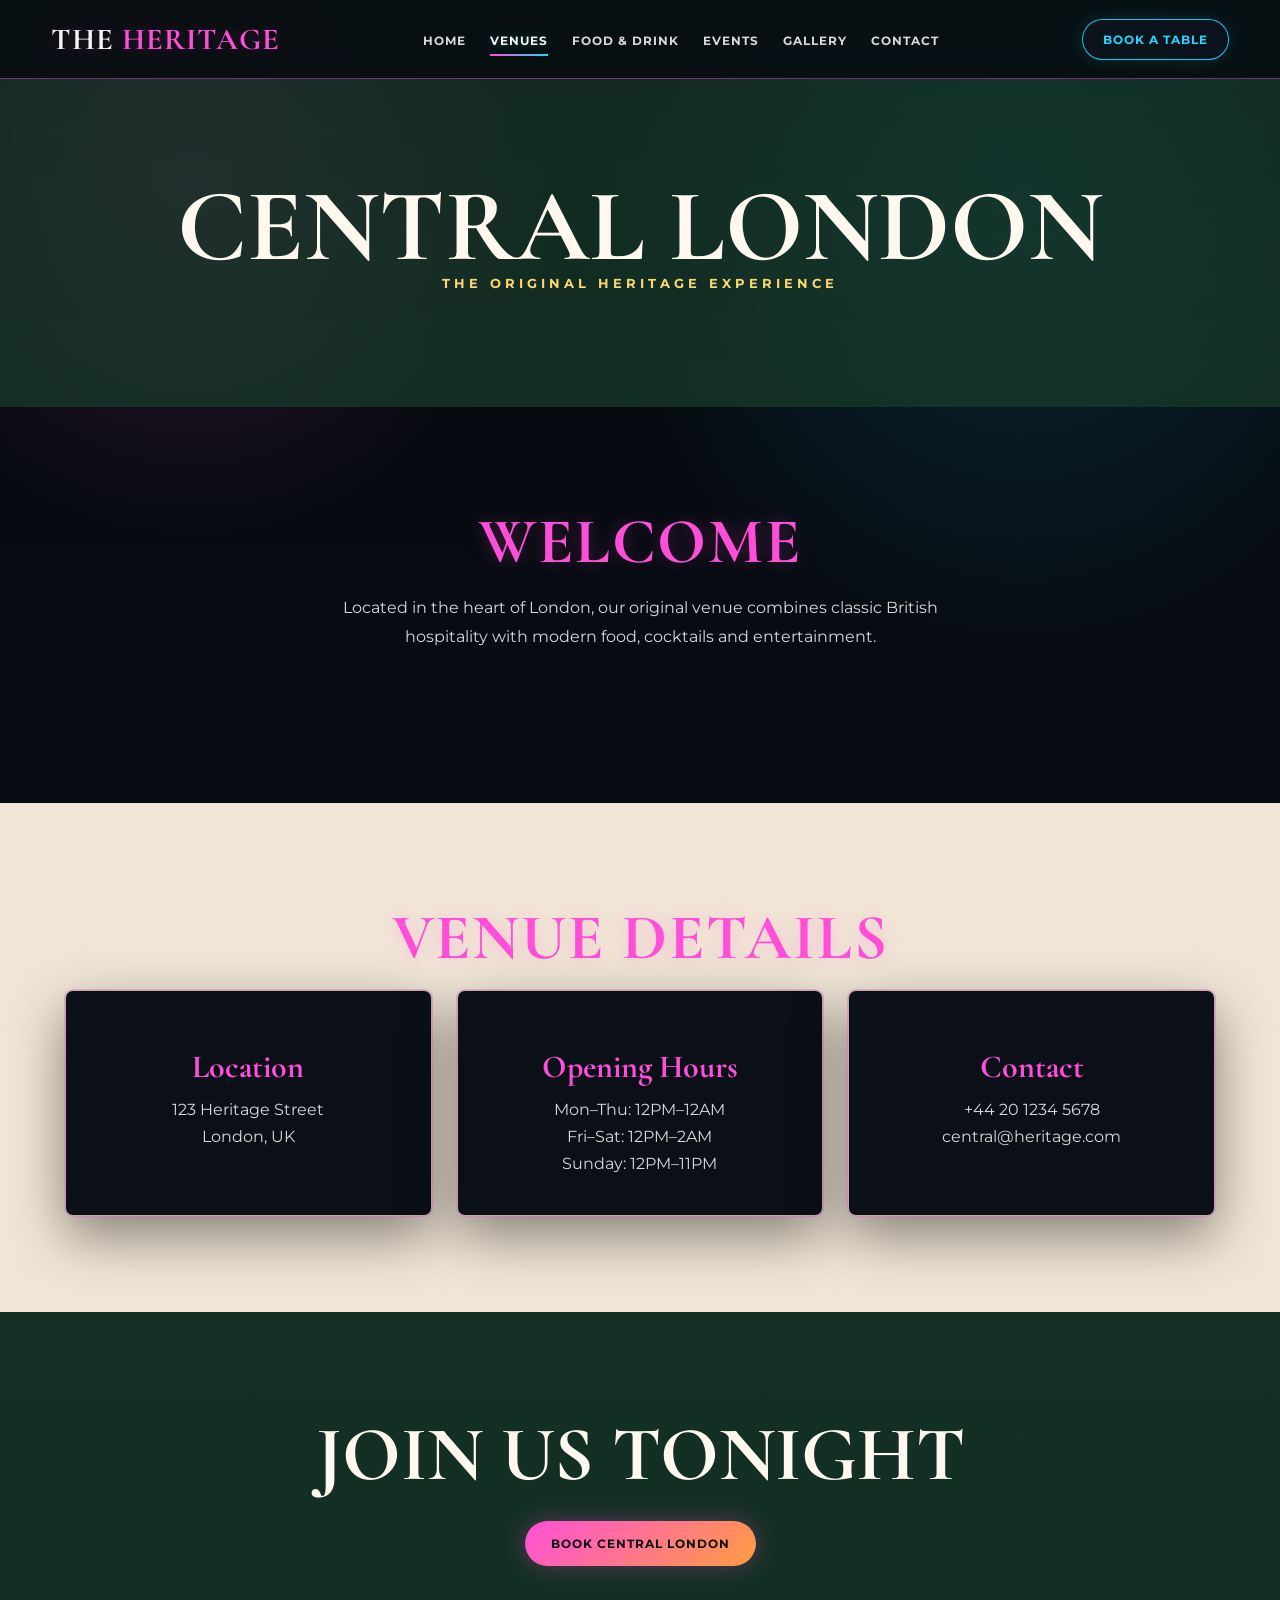
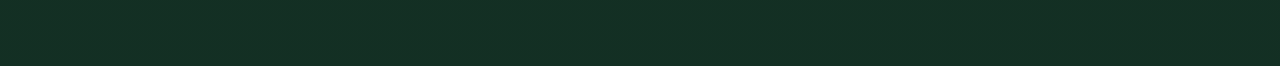
<file: branch-1.html>
<!DOCTYPE html>
<html lang="en">

<head>

    <meta charset="UTF-8">
    <meta name="viewport"
          content="width=device-width, initial-scale=1.0">

    <title>Central London | The Heritage</title>

    <link rel="stylesheet"
          href="style.css">

</head>

<body>

<nav class="navbar">

    <div class="nav-container">

        <a href="index.html" class="logo">
            THE <span>HERITAGE</span>
        </a>

        <ul class="nav-links">

            <li><a href="index.html">HOME</a></li>

            <li><a href="index.html#venues" class="active">VENUES</a></li>

            <li><a href="menu.html">FOOD &amp; DRINK</a></li>

            <li><a href="events.html">EVENTS</a></li>

            <li><a href="gallery.html">GALLERY</a></li>

            <li><a href="contact.html">CONTACT</a></li>

        </ul>

        <a href="contact.html" class="book-btn">
            BOOK A TABLE
        </a>

        <button class="menu-toggle" type="button">&#9776;</button>

    </div>

</nav>


<header class="page-header">

    <div class="container">

        <h1>
            CENTRAL LONDON
        </h1>

        <p>
            THE ORIGINAL HERITAGE EXPERIENCE
        </p>

    </div>

</header>


<section class="section">

    <div class="container">

        <h2 class="section-title">
            WELCOME
        </h2>

        <p class="section-subtitle">

            Located in the heart of London,
            our original venue combines classic
            British hospitality with modern
            food, cocktails and entertainment.

        </p>

    </div>

</section>


<section class="section events">

    <div class="container">

        <h2 class="section-title">
            VENUE DETAILS
        </h2>

        <div class="features-grid">

            <div class="feature">

                <h3>Location</h3>

                <p>
                    123 Heritage Street<br>
                    London, UK
                </p>

            </div>


            <div class="feature">

                <h3>Opening Hours</h3>

                <p>
                    Mon&ndash;Thu: 12PM&ndash;12AM<br>
                    Fri&ndash;Sat: 12PM&ndash;2AM<br>
                    Sunday: 12PM&ndash;11PM
                </p>

            </div>


            <div class="feature">

                <h3>Contact</h3>

                <p>
                    +44 20 1234 5678<br>
                    central@heritage.com
                </p>

            </div>

        </div>

    </div>

</section>


<section class="section cta">

    <div class="container">

        <h2>
            JOIN US TONIGHT
        </h2>

        <a href="contact.html"
           class="btn btn-primary">

            BOOK CENTRAL LONDON

        </a>

    </div>

</section>


<script src="script.js"></script>

</body>
</html>
</file>
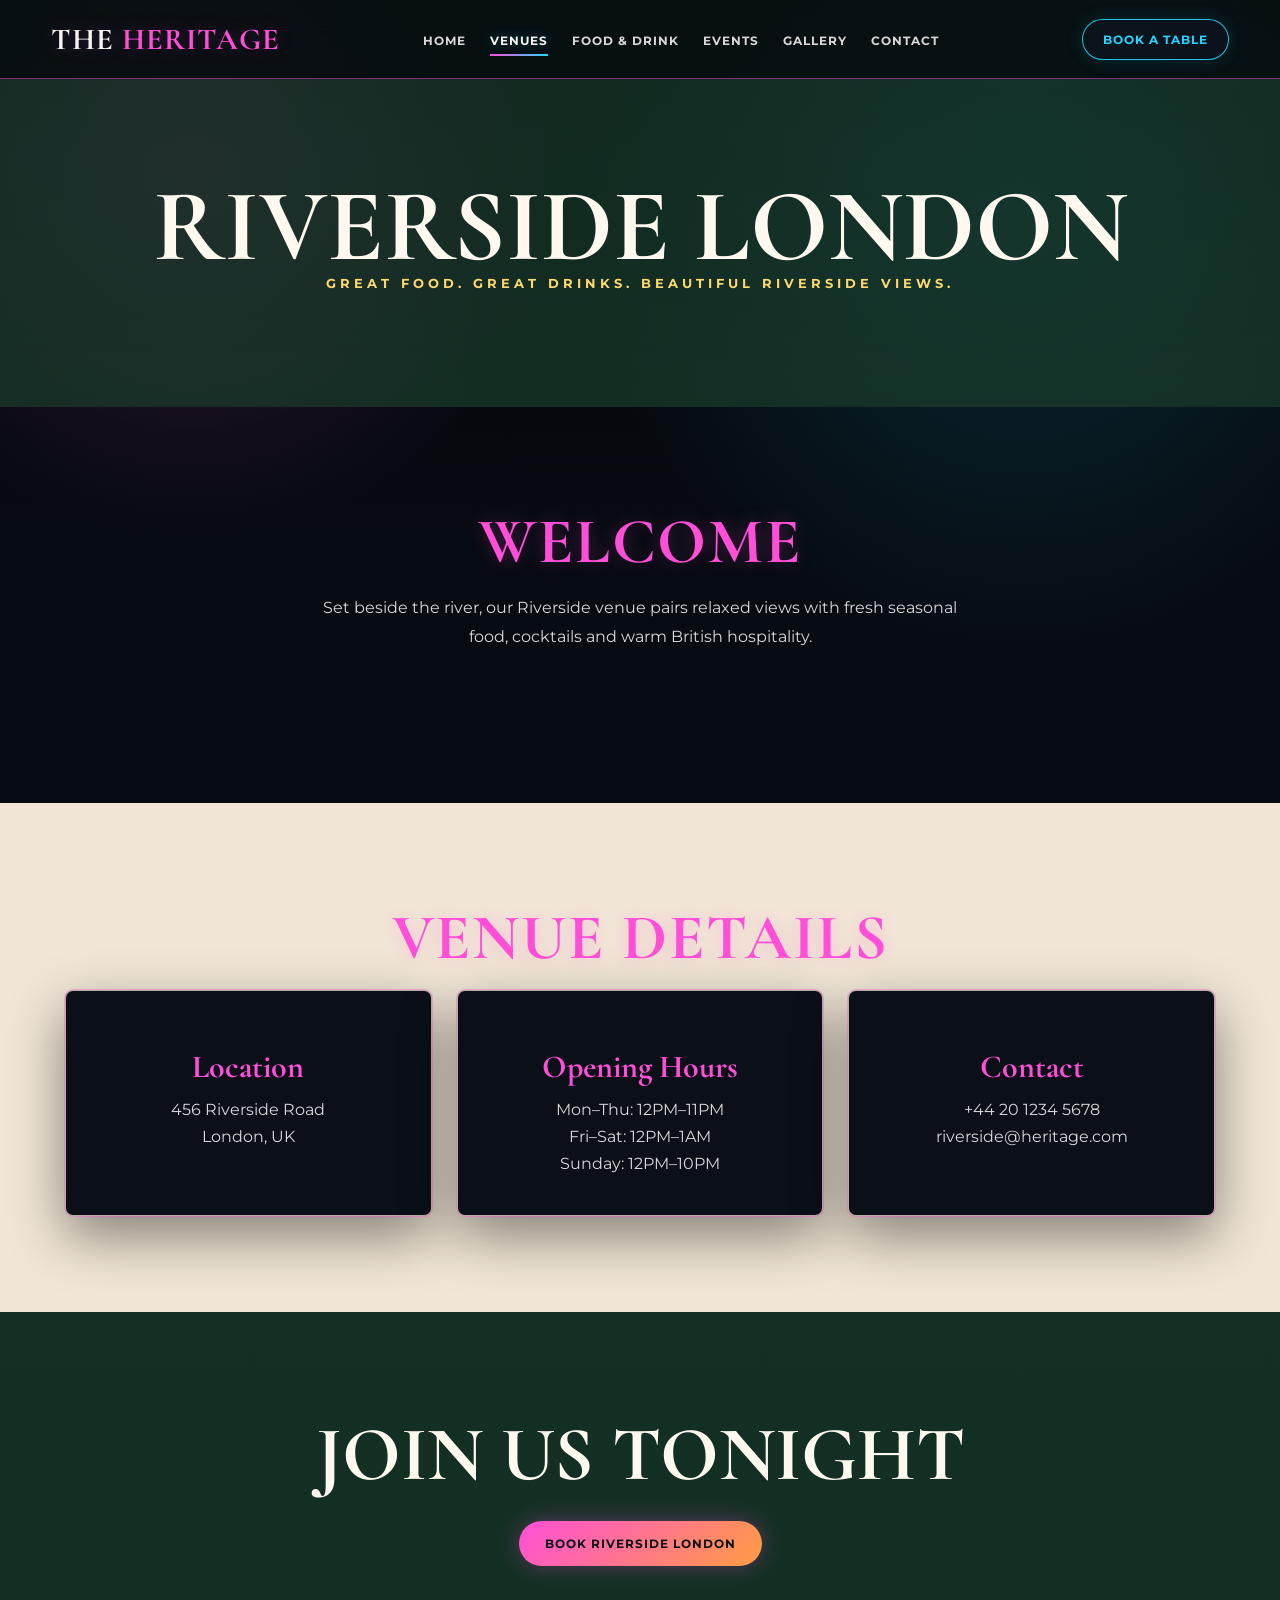
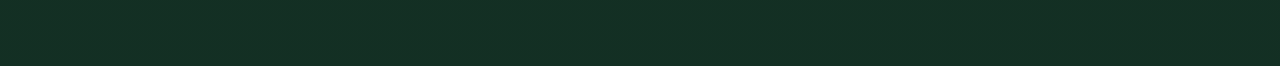
<file: branch-2.html>
<!DOCTYPE html>
<html lang="en">

<head>

    <meta charset="UTF-8">
    <meta name="viewport"
          content="width=device-width, initial-scale=1.0">

    <title>Riverside London | The Heritage</title>

    <link rel="stylesheet"
          href="style.css">

</head>

<body>

<nav class="navbar">

    <div class="nav-container">

        <a href="index.html" class="logo">
            THE <span>HERITAGE</span>
        </a>

        <ul class="nav-links">

            <li><a href="index.html">HOME</a></li>

            <li><a href="index.html#venues" class="active">VENUES</a></li>

            <li><a href="menu.html">FOOD &amp; DRINK</a></li>

            <li><a href="events.html">EVENTS</a></li>

            <li><a href="gallery.html">GALLERY</a></li>

            <li><a href="contact.html">CONTACT</a></li>

        </ul>

        <a href="contact.html" class="book-btn">
            BOOK A TABLE
        </a>

        <button class="menu-toggle" type="button">&#9776;</button>

    </div>

</nav>


<header class="page-header">

    <div class="container">

<h1>
    RIVERSIDE LONDON
</h1>

<p>
    GREAT FOOD. GREAT DRINKS.
    BEAUTIFUL RIVERSIDE VIEWS.
</p>

    </div>

</header>


<section class="section">

    <div class="container">

        <h2 class="section-title">
            WELCOME
        </h2>

        <p class="section-subtitle">

            Set beside the river, our Riverside venue
            pairs relaxed views with fresh seasonal
            food, cocktails and warm British hospitality.

        </p>

    </div>

</section>


<section class="section events">

    <div class="container">

        <h2 class="section-title">
            VENUE DETAILS
        </h2>

        <div class="features-grid">

            <div class="feature">

                <h3>Location</h3>

                <p>
                    456 Riverside Road<br>
                    London, UK
                </p>

            </div>


            <div class="feature">

                <h3>Opening Hours</h3>

                <p>
                    Mon&ndash;Thu: 12PM&ndash;11PM<br>
                    Fri&ndash;Sat: 12PM&ndash;1AM<br>
                    Sunday: 12PM&ndash;10PM
                </p>

            </div>


            <div class="feature">

                <h3>Contact</h3>

                <p>
                    +44 20 1234 5678<br>
                    riverside@heritage.com
                </p>

            </div>

        </div>

    </div>

</section>


<section class="section cta">

    <div class="container">

        <h2>
            JOIN US TONIGHT
        </h2>

        <a href="contact.html"
           class="btn btn-primary">

            BOOK RIVERSIDE LONDON

        </a>

    </div>

</section>


<script src="script.js"></script>

</body>
</html>
</file>
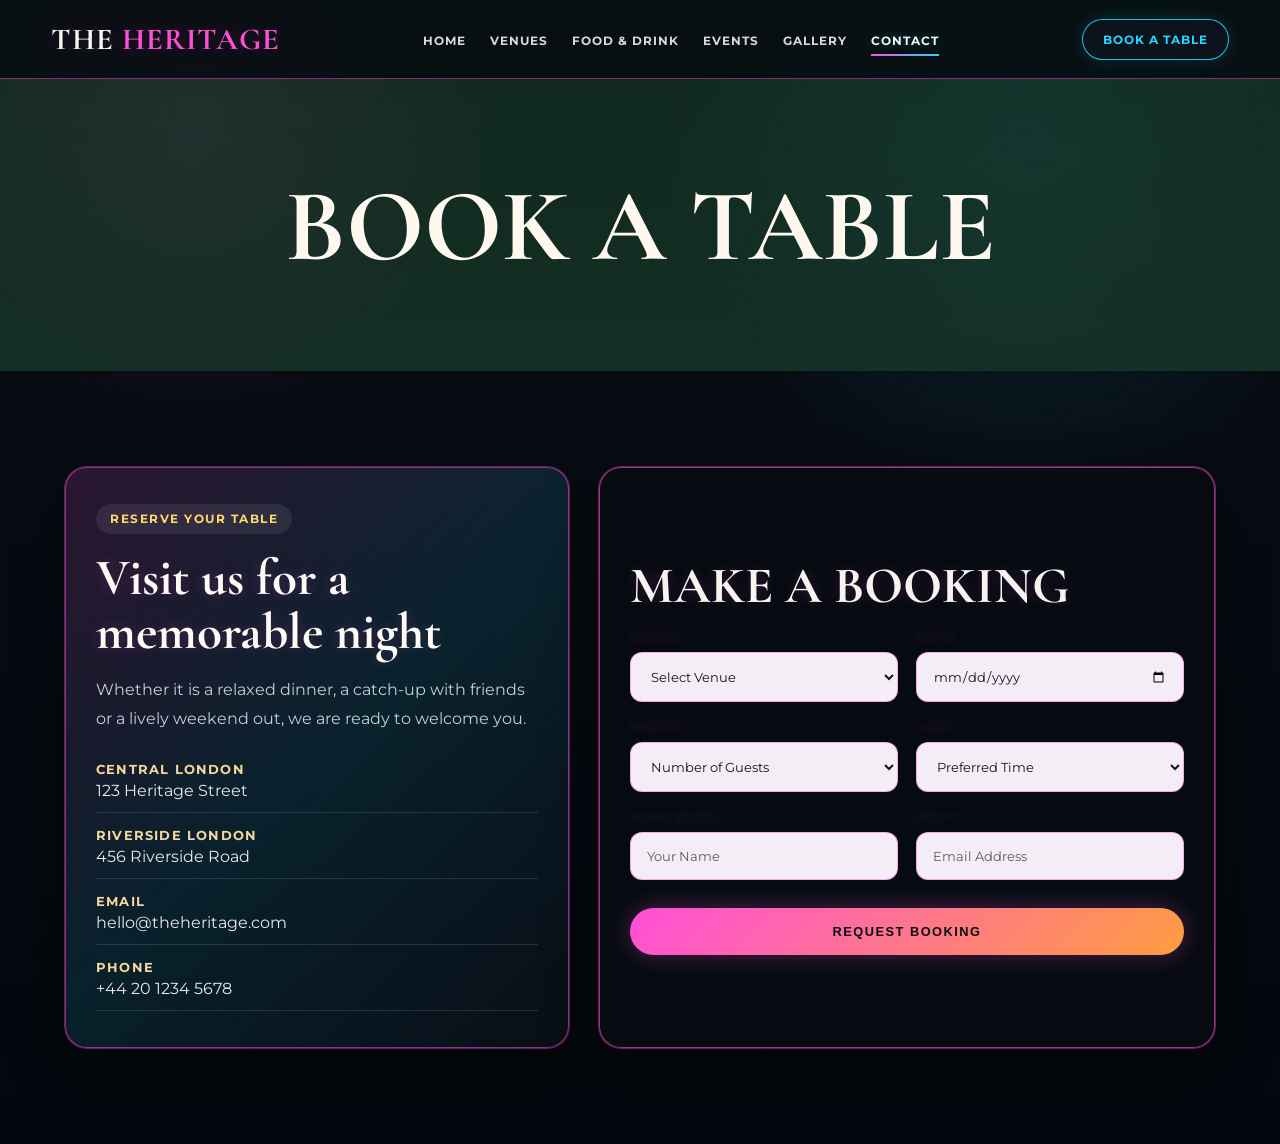
<file: contact.html>
<!DOCTYPE html>
<html lang="en">

<head>

<meta charset="UTF-8">

<meta name="viewport"
      content="width=device-width, initial-scale=1.0">

<title>Contact & Booking | The Heritage</title>

<link rel="stylesheet"
      href="style.css">

</head>

<body>

<nav class="navbar">

    <div class="nav-container">

        <a href="index.html" class="logo">
            THE <span>HERITAGE</span>
        </a>

        <ul class="nav-links">

            <li><a href="index.html">HOME</a></li>

            <li><a href="index.html#venues">VENUES</a></li>

            <li><a href="menu.html">FOOD &amp; DRINK</a></li>

            <li><a href="events.html">EVENTS</a></li>

            <li><a href="gallery.html">GALLERY</a></li>

            <li><a href="contact.html" class="active">CONTACT</a></li>

        </ul>

        <a href="contact.html" class="book-btn">
            BOOK A TABLE
        </a>

        <button class="menu-toggle" type="button">&#9776;</button>

    </div>

</nav>


<header class="page-header">

<h1>
BOOK A TABLE
</h1>

</header>


<section class="section">

<div class="container">

<div class="booking-shell">

    <div class="booking-info">

        <span class="booking-badge">Reserve your table</span>

        <h2>Visit us for a memorable night</h2>

        <p>
            Whether it is a relaxed dinner, a catch-up with friends or a lively weekend out,
            we are ready to welcome you.
        </p>

        <div class="booking-details">
            <div>
                <strong>Central London</strong>
                <span>123 Heritage Street</span>
            </div>
            <div>
                <strong>Riverside London</strong>
                <span>456 Riverside Road</span>
            </div>
            <div>
                <strong>Email</strong>
                <span>hello@theheritage.com</span>
            </div>
            <div>
                <strong>Phone</strong>
                <span>+44 20 1234 5678</span>
            </div>
        </div>

    </div>

    <div class="contact-form booking-form-card">

        <h2>MAKE A BOOKING</h2>

        <form class="booking-form">

            <div class="form-row">

                <div class="form-group">
                    <label for="venue">Venue</label>
                    <select id="venue" required>
                        <option value="">Select Venue</option>
                        <option>Central London</option>
                        <option>Riverside London</option>
                    </select>
                </div>

                <div class="form-group">
                    <label for="date">Date</label>
                    <input id="date" type="date" required>
                </div>

            </div>

            <div class="form-row">

                <div class="form-group">
                    <label for="guests">Guests</label>
                    <select id="guests" required>
                        <option value="">Number of Guests</option>
                        <option>2 Guests</option>
                        <option>3 Guests</option>
                        <option>4 Guests</option>
                        <option>5 Guests</option>
                        <option>6+ Guests</option>
                    </select>
                </div>

                <div class="form-group">
                    <label for="time">Time</label>
                    <select id="time" required>
                        <option value="">Preferred Time</option>
                        <option>5:00 PM</option>
                        <option>6:00 PM</option>
                        <option>7:00 PM</option>
                        <option>8:00 PM</option>
                        <option>9:00 PM</option>
                    </select>
                </div>

            </div>

            <div class="form-row">

                <div class="form-group">
                    <label for="name">Your Name</label>
                    <input id="name" type="text" placeholder="Your Name" required>
                </div>

                <div class="form-group">
                    <label for="email">Email</label>
                    <input id="email" type="email" placeholder="Email Address" required>
                </div>

            </div>

            <button class="btn btn-primary" type="submit">
                REQUEST BOOKING
            </button>

        </form>

    </div>

</div>

</div>

</section>

<script src="script.js"></script>

</body>
</html>
</file>
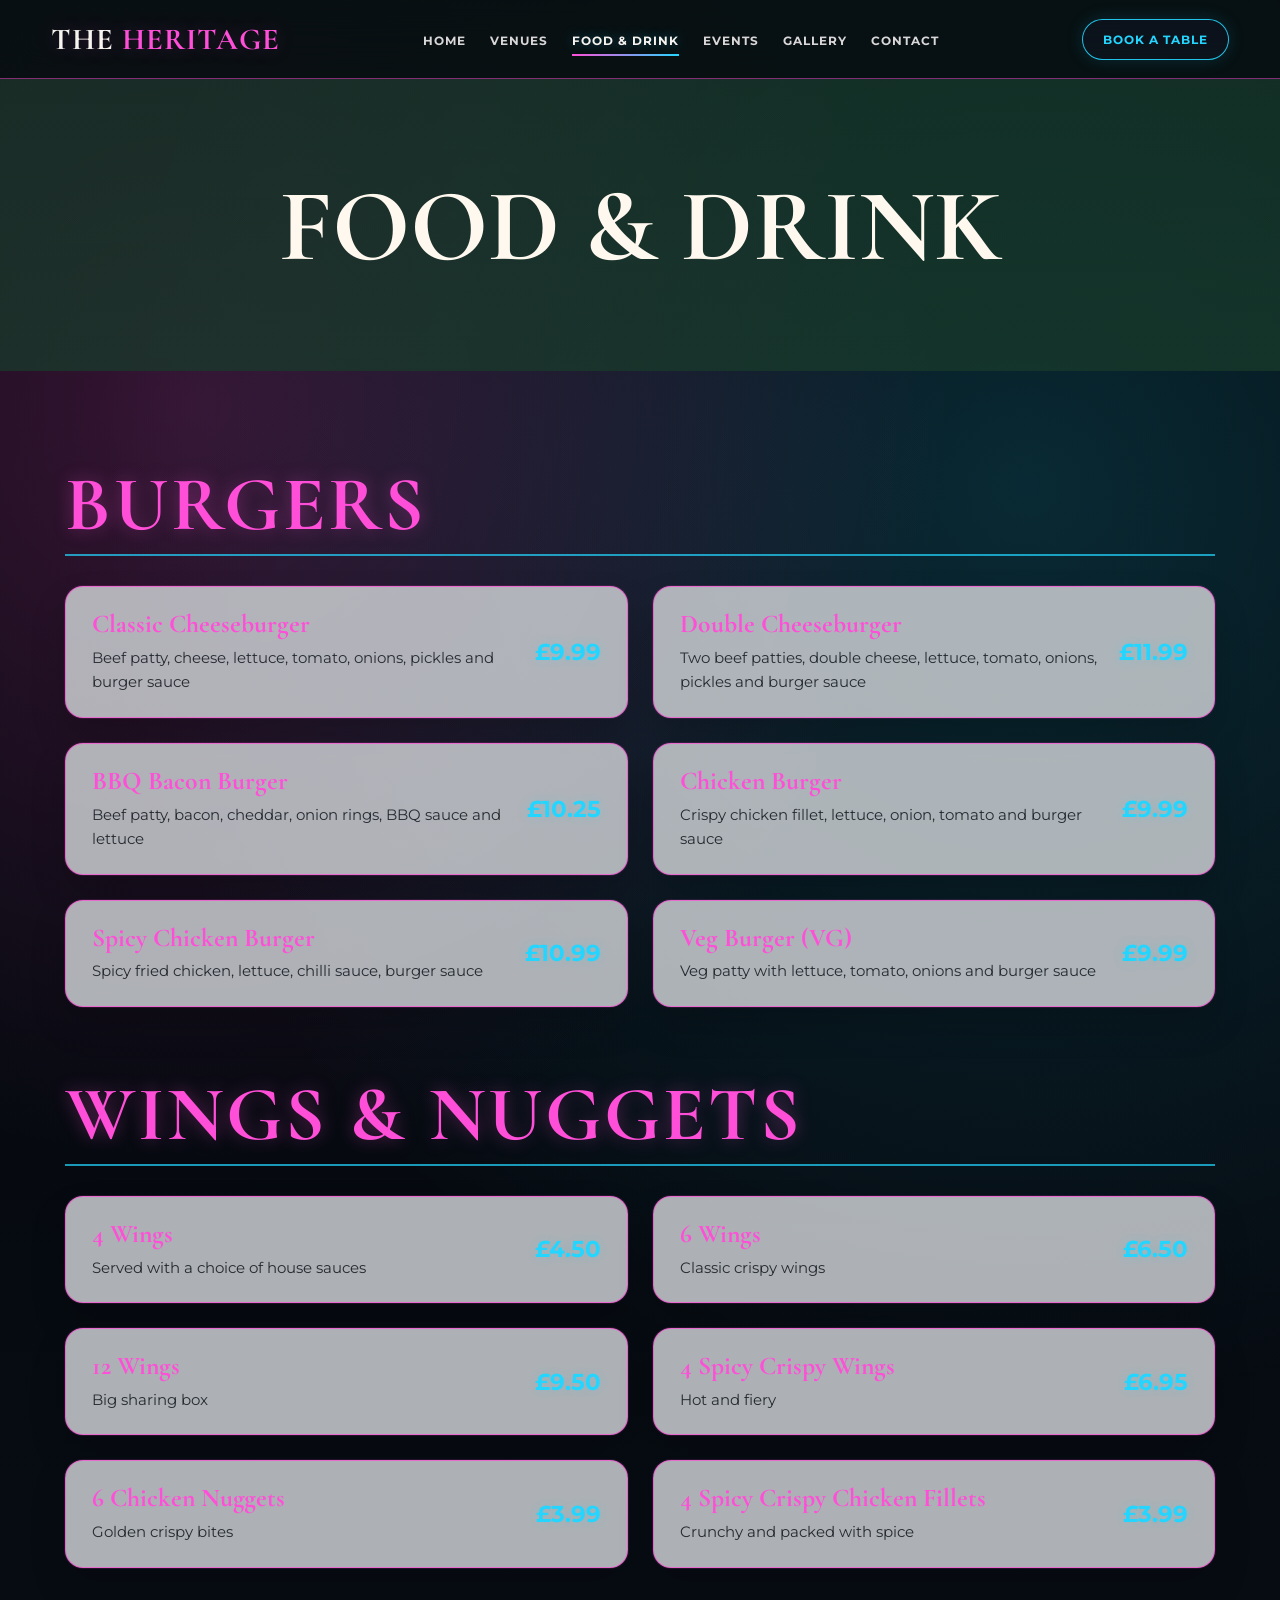
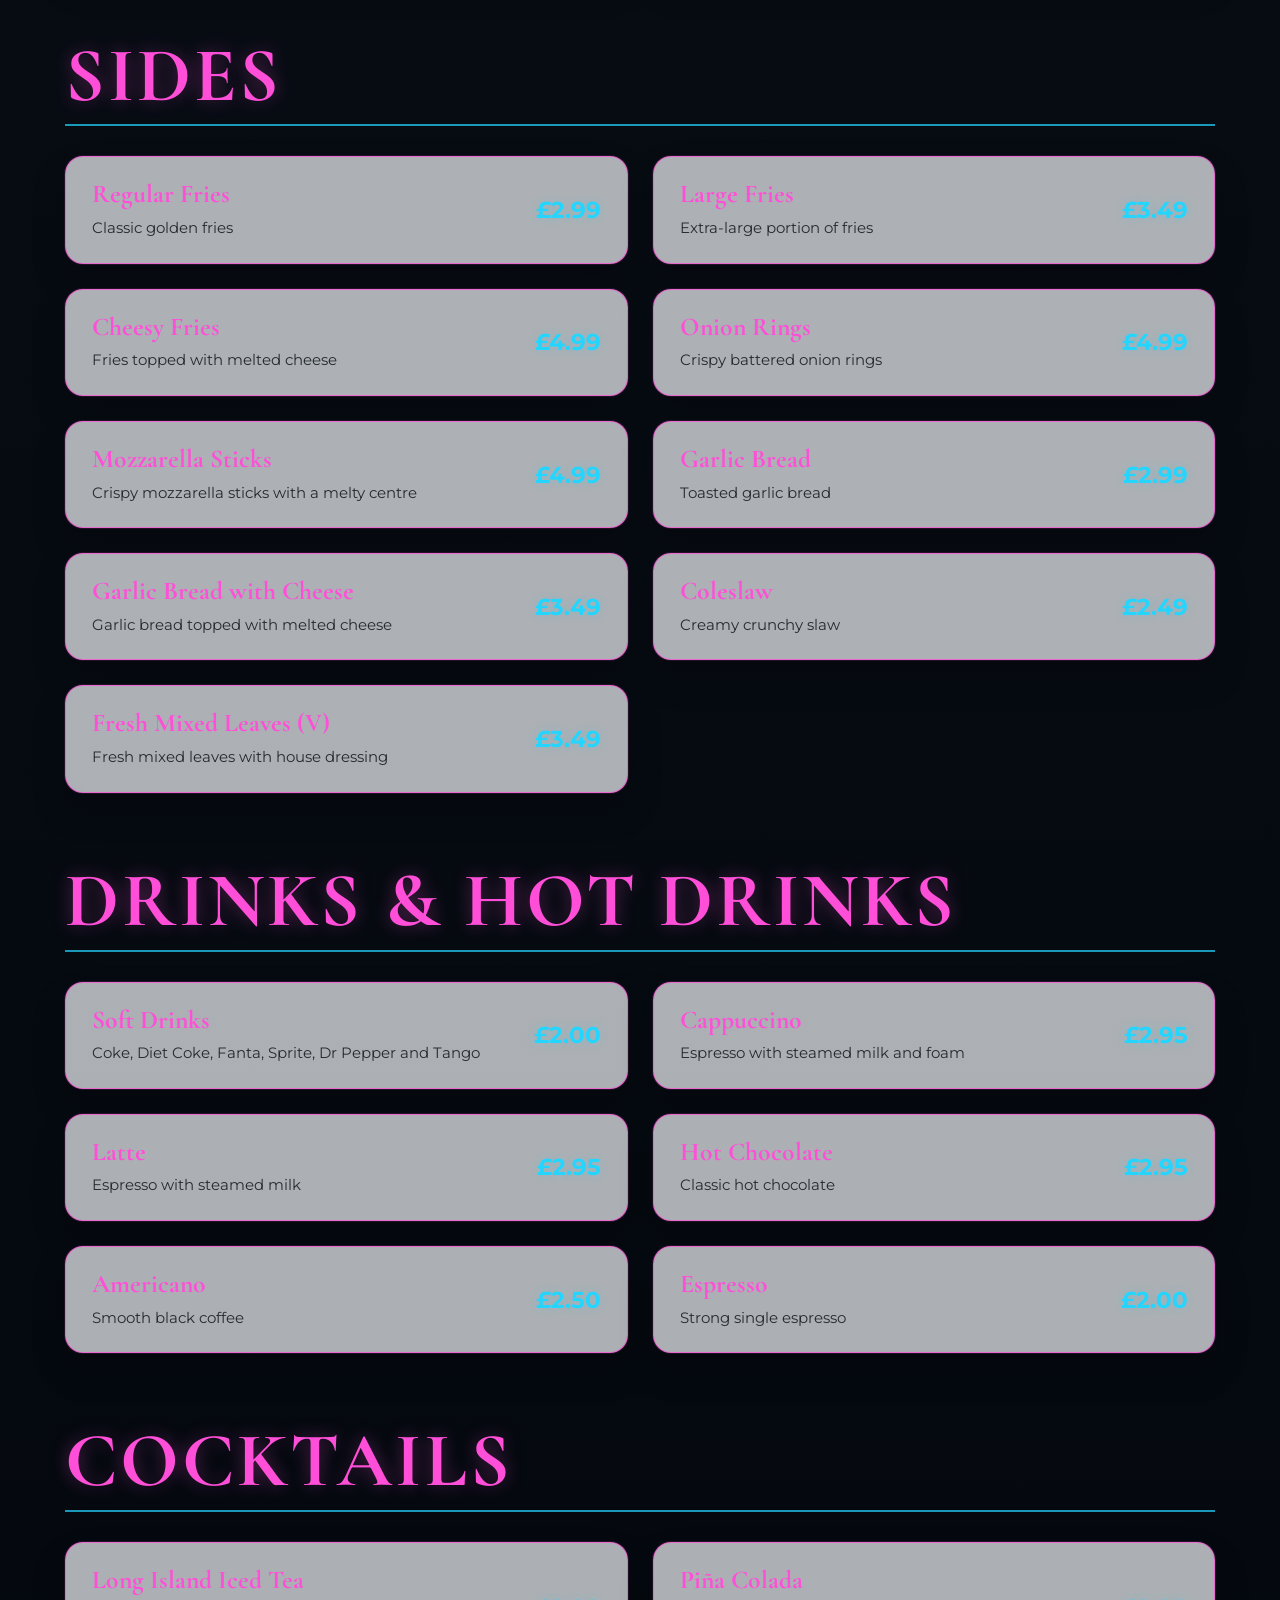
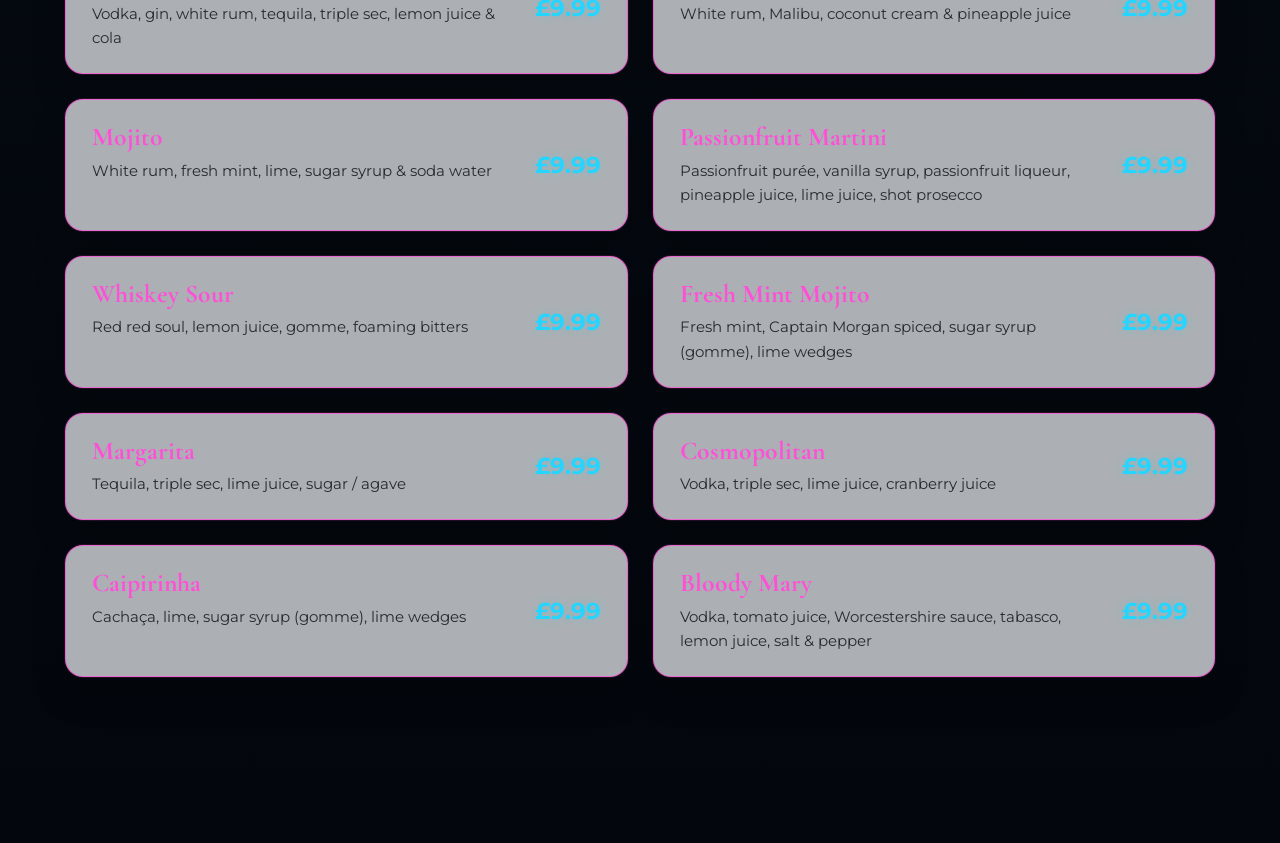
<file: menu.html>
<!DOCTYPE html>
<html lang="en">

<head>

    <meta charset="UTF-8">

    <meta name="viewport"
          content="width=device-width, initial-scale=1.0">

    <title>Food & Drink | The Heritage</title>

    <link rel="stylesheet"
          href="style.css">

</head>

<body>

<nav class="navbar">

    <div class="nav-container">

        <a href="index.html" class="logo">
            THE <span>HERITAGE</span>
        </a>

        <ul class="nav-links">

            <li><a href="index.html">HOME</a></li>

            <li><a href="index.html#venues">VENUES</a></li>

            <li><a href="menu.html" class="active">FOOD &amp; DRINK</a></li>

            <li><a href="events.html">EVENTS</a></li>

            <li><a href="gallery.html">GALLERY</a></li>

            <li><a href="contact.html">CONTACT</a></li>

        </ul>

        <a href="contact.html" class="book-btn">
            BOOK A TABLE
        </a>

        <button class="menu-toggle" type="button">&#9776;</button>

    </div>

</nav>


<header class="page-header">

    <h1>
        FOOD & DRINK
    </h1>

</header>


<section class="section">

    <div class="container">

        <div class="menu-category">

            <h2>
                BURGERS
            </h2>

            <div class="menu-items">

                <div class="menu-item">
                    <div>
                        <h3>Classic Cheeseburger</h3>
                        <p>Beef patty, cheese, lettuce, tomato, onions, pickles and burger sauce</p>
                    </div>
                    <span class="price">&pound;9.99</span>
                </div>

                <div class="menu-item">
                    <div>
                        <h3>Double Cheeseburger</h3>
                        <p>Two beef patties, double cheese, lettuce, tomato, onions, pickles and burger sauce</p>
                    </div>
                    <span class="price">&pound;11.99</span>
                </div>

                <div class="menu-item">
                    <div>
                        <h3>BBQ Bacon Burger</h3>
                        <p>Beef patty, bacon, cheddar, onion rings, BBQ sauce and lettuce</p>
                    </div>
                    <span class="price">&pound;10.25</span>
                </div>

                <div class="menu-item">
                    <div>
                        <h3>Chicken Burger</h3>
                        <p>Crispy chicken fillet, lettuce, onion, tomato and burger sauce</p>
                    </div>
                    <span class="price">&pound;9.99</span>
                </div>

                <div class="menu-item">
                    <div>
                        <h3>Spicy Chicken Burger</h3>
                        <p>Spicy fried chicken, lettuce, chilli sauce, burger sauce</p>
                    </div>
                    <span class="price">&pound;10.99</span>
                </div>

                <div class="menu-item">
                    <div>
                        <h3>Veg Burger (VG)</h3>
                        <p>Veg patty with lettuce, tomato, onions and burger sauce</p>
                    </div>
                    <span class="price">&pound;9.99</span>
                </div>

            </div>

        </div>

        <div class="menu-category">

            <h2>
                WINGS &amp; NUGGETS
            </h2>

            <div class="menu-items">

                <div class="menu-item">
                    <div>
                        <h3>4 Wings</h3>
                        <p>Served with a choice of house sauces</p>
                    </div>
                    <span class="price">&pound;4.50</span>
                </div>

                <div class="menu-item">
                    <div>
                        <h3>6 Wings</h3>
                        <p>Classic crispy wings</p>
                    </div>
                    <span class="price">&pound;6.50</span>
                </div>

                <div class="menu-item">
                    <div>
                        <h3>12 Wings</h3>
                        <p>Big sharing box</p>
                    </div>
                    <span class="price">&pound;9.50</span>
                </div>

                <div class="menu-item">
                    <div>
                        <h3>4 Spicy Crispy Wings</h3>
                        <p>Hot and fiery</p>
                    </div>
                    <span class="price">&pound;6.95</span>
                </div>

                <div class="menu-item">
                    <div>
                        <h3>6 Chicken Nuggets</h3>
                        <p>Golden crispy bites</p>
                    </div>
                    <span class="price">&pound;3.99</span>
                </div>

                <div class="menu-item">
                    <div>
                        <h3>4 Spicy Crispy Chicken Fillets</h3>
                        <p>Crunchy and packed with spice</p>
                    </div>
                    <span class="price">&pound;3.99</span>
                </div>

            </div>

        </div>

        <div class="menu-category">

            <h2>
                SIDES
            </h2>

            <div class="menu-items">

                <div class="menu-item">
                    <div>
                        <h3>Regular Fries</h3>
                        <p>Classic golden fries</p>
                    </div>
                    <span class="price">&pound;2.99</span>
                </div>

                <div class="menu-item">
                    <div>
                        <h3>Large Fries</h3>
                        <p>Extra-large portion of fries</p>
                    </div>
                    <span class="price">&pound;3.49</span>
                </div>

                <div class="menu-item">
                    <div>
                        <h3>Cheesy Fries</h3>
                        <p>Fries topped with melted cheese</p>
                    </div>
                    <span class="price">&pound;4.99</span>
                </div>

                <div class="menu-item">
                    <div>
                        <h3>Onion Rings</h3>
                        <p>Crispy battered onion rings</p>
                    </div>
                    <span class="price">&pound;4.99</span>
                </div>

                <div class="menu-item">
                    <div>
                        <h3>Mozzarella Sticks</h3>
                        <p>Crispy mozzarella sticks with a melty centre</p>
                    </div>
                    <span class="price">&pound;4.99</span>
                </div>

                <div class="menu-item">
                    <div>
                        <h3>Garlic Bread</h3>
                        <p>Toasted garlic bread</p>
                    </div>
                    <span class="price">&pound;2.99</span>
                </div>

                <div class="menu-item">
                    <div>
                        <h3>Garlic Bread with Cheese</h3>
                        <p>Garlic bread topped with melted cheese</p>
                    </div>
                    <span class="price">&pound;3.49</span>
                </div>

                <div class="menu-item">
                    <div>
                        <h3>Coleslaw</h3>
                        <p>Creamy crunchy slaw</p>
                    </div>
                    <span class="price">&pound;2.49</span>
                </div>

                <div class="menu-item">
                    <div>
                        <h3>Fresh Mixed Leaves (V)</h3>
                        <p>Fresh mixed leaves with house dressing</p>
                    </div>
                    <span class="price">&pound;3.49</span>
                </div>

            </div>

        </div>

        <div class="menu-category">

            <h2>
                DRINKS &amp; HOT DRINKS
            </h2>

            <div class="menu-items">

                <div class="menu-item">
                    <div>
                        <h3>Soft Drinks</h3>
                        <p>Coke, Diet Coke, Fanta, Sprite, Dr Pepper and Tango</p>
                    </div>
                    <span class="price">&pound;2.00</span>
                </div>

                <div class="menu-item">
                    <div>
                        <h3>Cappuccino</h3>
                        <p>Espresso with steamed milk and foam</p>
                    </div>
                    <span class="price">&pound;2.95</span>
                </div>

                <div class="menu-item">
                    <div>
                        <h3>Latte</h3>
                        <p>Espresso with steamed milk</p>
                    </div>
                    <span class="price">&pound;2.95</span>
                </div>

                <div class="menu-item">
                    <div>
                        <h3>Hot Chocolate</h3>
                        <p>Classic hot chocolate</p>
                    </div>
                    <span class="price">&pound;2.95</span>
                </div>

                <div class="menu-item">
                    <div>
                        <h3>Americano</h3>
                        <p>Smooth black coffee</p>
                    </div>
                    <span class="price">&pound;2.50</span>
                </div>

                <div class="menu-item">
                    <div>
                        <h3>Espresso</h3>
                        <p>Strong single espresso</p>
                    </div>
                    <span class="price">&pound;2.00</span>
                </div>

            </div>

        </div>

        <div class="menu-category">

            <h2>
                COCKTAILS
            </h2>

            <div class="menu-items">

                <div class="menu-item">
                    <div>
                        <h3>Long Island Iced Tea</h3>
                        <p>Vodka, gin, white rum, tequila, triple sec, lemon juice &amp; cola</p>
                    </div>
                    <span class="price">&pound;9.99</span>
                </div>

                <div class="menu-item">
                    <div>
                        <h3>Piña Colada</h3>
                        <p>White rum, Malibu, coconut cream &amp; pineapple juice</p>
                    </div>
                    <span class="price">&pound;9.99</span>
                </div>

                <div class="menu-item">
                    <div>
                        <h3>Mojito</h3>
                        <p>White rum, fresh mint, lime, sugar syrup &amp; soda water</p>
                    </div>
                    <span class="price">&pound;9.99</span>
                </div>

                <div class="menu-item">
                    <div>
                        <h3>Passionfruit Martini</h3>
                        <p>Passionfruit purée, vanilla syrup, passionfruit liqueur, pineapple juice, lime juice, shot prosecco</p>
                    </div>
                    <span class="price">&pound;9.99</span>
                </div>

                <div class="menu-item">
                    <div>
                        <h3>Whiskey Sour</h3>
                        <p>Red red soul, lemon juice, gomme, foaming bitters</p>
                    </div>
                    <span class="price">&pound;9.99</span>
                </div>

                <div class="menu-item">
                    <div>
                        <h3>Fresh Mint Mojito</h3>
                        <p>Fresh mint, Captain Morgan spiced, sugar syrup (gomme), lime wedges</p>
                    </div>
                    <span class="price">&pound;9.99</span>
                </div>

                <div class="menu-item">
                    <div>
                        <h3>Margarita</h3>
                        <p>Tequila, triple sec, lime juice, sugar / agave</p>
                    </div>
                    <span class="price">&pound;9.99</span>
                </div>

                <div class="menu-item">
                    <div>
                        <h3>Cosmopolitan</h3>
                        <p>Vodka, triple sec, lime juice, cranberry juice</p>
                    </div>
                    <span class="price">&pound;9.99</span>
                </div>

                <div class="menu-item">
                    <div>
                        <h3>Caipirinha</h3>
                        <p>Cachaça, lime, sugar syrup (gomme), lime wedges</p>
                    </div>
                    <span class="price">&pound;9.99</span>
                </div>

                <div class="menu-item">
                    <div>
                        <h3>Bloody Mary</h3>
                        <p>Vodka, tomato juice, Worcestershire sauce, tabasco, lemon juice, salt &amp; pepper</p>
                    </div>
                    <span class="price">&pound;9.99</span>
                </div>

            </div>

        </div>

    </div>

</section>


<script src="script.js"></script>

</body>
</html>
</file>
<file: style.css>
@import url("https://fonts.googleapis.com/css2?family=Cormorant+Garamond:wght@500;600;700&family=Montserrat:wght@400;500;600;700&display=swap");

:root {
    --primary: #ff4fd8;
    --primary-deep: #080b12;
    --background: #03070d;
    --surface: #0a0f18;
    --surface-warm: #111827;
    --accent: #24d6ff;
    --accent-strong: #00b8ff;
    --secondary: #ff9d40;
    --gold: #ffd86d;
    --sage: #72f3d2;
    --text: #f7f3ef;
    --muted: #d9d7d8;
    --line: rgba(255, 79, 216, 0.7);
    --shadow: 0 0 0 1px rgba(255, 79, 216, 0.38), 0 20px 55px rgba(0, 0, 0, 0.45);
    --shadow-strong: 0 0 0 1px rgba(36, 214, 255, 0.45), 0 35px 80px rgba(0, 0, 0, 0.58);
}

* {
    margin: 0;
    padding: 0;
    box-sizing: border-box;
}

html {
    scroll-behavior: smooth;
}

body {
    font-family: "Montserrat", sans-serif;
    background:
        radial-gradient(circle at 15% 10%, rgba(255, 79, 216, 0.2), transparent 20%),
        radial-gradient(circle at 80% 12%, rgba(36, 214, 255, 0.17), transparent 25%),
        linear-gradient(180deg, #020407 0%, #070c13 38%, var(--background) 100%);
    color: var(--text);
    overflow-x: hidden;
}

h1,
h2,
h3,
.logo {
    font-family: "Cormorant Garamond", serif;
}

a {
    text-decoration: none;
    color: inherit;
}

img {
    width: 100%;
    display: block;
}

.container {
    width: min(1150px, 90%);
    margin: auto;
}

.section {
    padding: 96px 0;
}

.section-title {
    font-size: clamp(2.4rem, 5vw, 4.8rem);
    text-align: center;
    color: var(--primary);
    margin-bottom: 14px;
    text-shadow: 0 0 18px rgba(255, 79, 216, 0.3);
    letter-spacing: 0.03em;
}

.section-subtitle {
    text-align: center;
    max-width: 650px;
    margin: 0 auto 55px;
    line-height: 1.8;
    color: var(--muted);
}

.navbar {
    position: fixed;
    top: 0;
    width: 100%;
    z-index: 1000;
    background: rgba(6, 9, 14, 0.8);
    color: var(--text);
    border-bottom: 1px solid rgba(255, 79, 216, 0.5);
    backdrop-filter: blur(18px);
    transition: box-shadow 0.3s ease, background 0.3s ease, transform 0.3s ease;
}

.nav-container {
    width: min(1300px, 92%);
    height: 78px;
    margin: auto;
    display: flex;
    align-items: center;
    justify-content: space-between;
    gap: 22px;
}

.logo {
    font-size: 1.9rem;
    font-weight: 700;
    letter-spacing: 1px;
    white-space: nowrap;
    transition: transform 0.3s ease;
    text-shadow: 0 0 20px rgba(255, 79, 216, 0.28);
}

.logo:hover {
    transform: translateY(-2px);
}

.logo span {
    color: var(--primary);
}

.nav-links {
    display: flex;
    list-style: none;
    gap: 24px;
}

.nav-links a {
    position: relative;
    font-size: 0.78rem;
    font-weight: 700;
    letter-spacing: 1px;
    color: var(--muted);
    transition: color 0.25s ease;
}

.nav-links a::after {
    position: absolute;
    left: 0;
    bottom: -8px;
    width: 100%;
    height: 2px;
    content: "";
    background: linear-gradient(90deg, var(--primary), var(--accent));
    transform: scaleX(0);
    transform-origin: left;
    transition: transform 0.25s ease;
}

.nav-links a:hover,
.nav-links a.active {
    color: var(--text);
    text-shadow: 0 0 12px rgba(36, 214, 255, 0.35);
}

.nav-links a:hover::after,
.nav-links a.active::after {
    transform: scaleX(1);
}

.book-btn,
.btn {
    border-radius: 999px;
}

.book-btn {
    border: 1px solid rgba(36, 214, 255, 0.9);
    padding: 12px 20px;
    color: var(--accent);
    font-size: 0.76rem;
    font-weight: 700;
    letter-spacing: 1px;
    transition: 0.25s ease;
    white-space: nowrap;
    background: rgba(14, 20, 31, 0.8);
    box-shadow: 0 0 18px rgba(36, 214, 255, 0.15);
}

.book-btn:hover {
    background: linear-gradient(135deg, var(--primary), var(--secondary));
    color: #0a0d12;
    transform: translateY(-2px);
    box-shadow: 0 0 20px rgba(255, 79, 216, 0.38);
}

.menu-toggle {
    display: none;
    width: 42px;
    height: 42px;
    background: transparent;
    border: 1px solid var(--line);
    border-radius: 50%;
    place-items: center;
    cursor: pointer;
    color: var(--primary);
    font-size: 1.25rem;
}

.hero {
    position: relative;
    min-height: 94vh;
    background:
        linear-gradient(180deg, rgba(3, 7, 13, 0.70), rgba(3, 7, 13, 0.8)),
        url("https://images.unsplash.com/photo-1514933651103-005eec06c04b?auto=format&fit=crop&w=1800&q=90") center/cover;
    display: flex;
    align-items: center;
    justify-content: center;
    color: #fff8ef;
    text-align: center;
    padding-top: 78px;
    overflow: hidden;
    isolation: isolate;
    border-bottom: 1px solid rgba(255, 79, 216, 0.45);
}

.hero::after {
    position: absolute;
    inset: auto 0 0;
    height: 34%;
    content: "";
    background: linear-gradient(180deg, transparent, rgba(35, 18, 16, 0.42));
    pointer-events: none;
    z-index: 1;
}

#heritage-scene {
    position: absolute;
    inset: 0;
    width: 100%;
    height: 100%;
    opacity: 0.9;
    pointer-events: none;
    z-index: 0;
}

.hero-content {
    position: relative;
    max-width: 900px;
    padding: 30px;
    z-index: 2;
    animation: heroRise 1s ease both;
}

.hero p:first-child,
.page-header p {
    color: var(--gold);
    letter-spacing: 4px;
    font-size: 0.82rem;
    font-weight: 700;
    margin-bottom: 20px;
}

.hero h1 {
    font-size: clamp(4rem, 9vw, 8.5rem);
    line-height: 0.88;
    margin-bottom: 30px;
    text-shadow: 0 0 20px rgba(255, 79, 216, 0.3), 0 8px 35px rgba(0, 0, 0, 0.28);
    animation: titleGlow 4s ease-in-out infinite;
}

.hero-description {
    max-width: 620px;
    margin: auto;
    line-height: 1.8;
    font-size: 1rem;
    color: rgba(255, 244, 227, 0.95);
}

.hero-buttons {
    margin-top: 35px;
    display: flex;
    justify-content: center;
    gap: 15px;
    flex-wrap: wrap;
}

.btn {
    position: relative;
    overflow: hidden;
    padding: 15px 26px;
    display: inline-block;
    font-size: 0.78rem;
    font-weight: 700;
    letter-spacing: 1px;
    transition: 0.25s ease;
    border: 0;
    cursor: pointer;
}

.btn::before {
    position: absolute;
    top: 0;
    left: -80%;
    width: 55%;
    height: 100%;
    content: "";
    background: linear-gradient(90deg, transparent, rgba(255, 255, 255, 0.38), transparent);
    transform: skewX(-20deg);
    transition: left 0.55s ease;
}

.btn:hover::before {
    left: 125%;
}

.btn-primary {
    background: linear-gradient(135deg, var(--primary), var(--secondary));
    color: #0c1017;
    box-shadow: 0 0 25px rgba(255, 79, 216, 0.3);
}

.btn-primary:hover {
    transform: translateY(-3px);
    box-shadow: 0 0 28px rgba(255, 157, 64, 0.4);
}

.hero-highlights {
    display: flex;
    justify-content: center;
    gap: 12px;
    flex-wrap: wrap;
    margin-top: 28px;
}

.hero-highlights span {
    padding: 10px 14px;
    border: 1px solid rgba(36, 214, 255, 0.65);
    border-radius: 999px;
    background: rgba(7, 12, 18, 0.65);
    color: var(--accent);
    font-size: 0.76rem;
    font-weight: 700;
    letter-spacing: 1px;
    backdrop-filter: blur(12px);
    box-shadow: inset 0 0 16px rgba(36, 214, 255, 0.15);
}

.btn-outline {
    border: 1px solid rgba(255, 79, 216, 0.95);
    color: var(--text);
    background: rgba(10, 15, 24, 0.6);
}

.btn-outline:hover {
    background: var(--primary);
    color: #0c1017;
}

.intro {
    text-align: center;
}

.intro h2 {
    font-size: clamp(2.6rem, 5vw, 4rem);
    color: var(--primary);
    margin-bottom: 20px;
}

.intro p {
    max-width: 760px;
    margin: auto;
    line-height: 1.9;
    color: var(--muted);
}

.venues {
    background: var(--surface-warm);
}

.venue-grid {
    display: grid;
    grid-template-columns: repeat(2, 1fr);
    gap: 28px;
}

.venue-card {
    position: relative;
    min-height: 540px;
    overflow: hidden;
    cursor: pointer;
    border-radius: 8px;
    box-shadow: var(--shadow);
    transform-style: preserve-3d;
    transition: transform 0.35s ease, box-shadow 0.35s ease;
}

.venue-card:hover {
    transform: translateY(-8px) rotateX(1.5deg);
    box-shadow: var(--shadow-strong);
}

.venue-card img {
    height: 100%;
    object-fit: cover;
    transition: transform 0.7s ease;
}

.venue-card:hover img {
    transform: scale(1.06);
}

.venue-overlay {
    position: absolute;
    inset: 0;
    background: linear-gradient(180deg, rgba(30, 16, 13, 0.05), rgba(42, 22, 18, 0.82));
    display: flex;
    flex-direction: column;
    justify-content: flex-end;
    padding: 40px;
    color: #fff8ef;
}

.venue-overlay h3 {
    font-size: clamp(2.6rem, 5vw, 3.6rem);
}

.venue-overlay p {
    margin: 10px 0 20px;
}

.venue-link {
    color: #f5d892;
    font-weight: 700;
    letter-spacing: 1px;
    transition: padding-left 0.25s ease;
}

.venue-card:hover .venue-link {
    padding-left: 8px;
}

.features-grid,
.event-grid {
    display: grid;
    gap: 25px;
}

.features-grid {
    grid-template-columns: repeat(3, 1fr);
}

.feature,
.event-card,
.contact-form {
    background: var(--surface);
    border: 1px solid rgba(229, 213, 196, 0.8);
    border-radius: 8px;
    box-shadow: var(--shadow);
}

.feature {
    padding: 38px 28px;
    text-align: center;
    transition: transform 0.25s ease, box-shadow 0.25s ease, border-color 0.25s ease;
}

.feature:hover,
.event-card:hover {
    transform: translateY(-6px);
    box-shadow: var(--shadow-strong);
}

.feature-icon {
    width: 64px;
    height: 52px;
    display: grid;
    place-items: center;
    margin: 0 auto;
    border-radius: 50%;
    background: #f4e1c5;
    color: var(--primary);
    font-size: 0.78rem;
    font-weight: 700;
    letter-spacing: 0.5px;
    text-transform: uppercase;
    box-shadow: inset 0 0 0 1px rgba(123, 45, 61, 0.08);
    transition: transform 0.35s ease, background 0.35s ease;
}

.feature:hover .feature-icon {
    transform: rotateY(180deg);
    background: #f6dcae;
}

.feature h3 {
    color: var(--primary);
    font-size: 2rem;
    margin: 18px 0 10px;
}

.feature p {
    color: var(--muted);
    line-height: 1.7;
}

.events {
    background: #f1e6d6;
}

.event-grid {
    grid-template-columns: repeat(3, 1fr);
}

.event-card {
    overflow: hidden;
    transition: transform 0.25s ease, box-shadow 0.25s ease;
}

.event-card img {
    height: 270px;
    object-fit: cover;
    transition: transform 0.55s ease, filter 0.55s ease;
}

.event-card:hover img {
    filter: saturate(1.12) contrast(1.03);
    transform: scale(1.06);
}

.event-info {
    padding: 25px;
}

.event-date {
    color: var(--sage);
    font-weight: 700;
    font-size: 0.78rem;
    letter-spacing: 1px;
}

.event-info h3 {
    color: var(--primary);
    font-size: 2rem;
    margin: 10px 0;
}

.event-info p:last-child {
    color: var(--muted);
    line-height: 1.7;
}

.cta {
    background: linear-gradient(rgba(24, 58, 42, 0.8), rgba(24, 58, 42, 0.8)), url("https://images.unsplash.com/photo-1514362545857-3bc16c4c7d1b?auto=format&fit=crop&w=1600&q=90") center/cover;
    color: #fff8ef;
    text-align: center;
}

.cta h2 {
    font-size: clamp(3rem, 6vw, 5.8rem);
    margin-bottom: 20px;
}

.cta p {
    margin-bottom: 30px;
}

.page-header {
    position: relative;
    padding: 178px 0 96px;
    background: linear-gradient(rgba(24, 58, 42, 0.68), rgba(24, 58, 42, 0.74)), url("https://images.unsplash.com/photo-1552566626-52f8b828add9?auto=format&fit=crop&w=1800&q=90") center/cover;
    color: #fff8ef;
    text-align: center;
}

.page-header h1,
.page-header p {
    position: relative;
    animation: heroRise 0.8s ease both;
}

.page-header h1 {
    font-size: clamp(3.8rem, 8vw, 7.5rem);
    line-height: 0.95;
}

.menu-category {
    margin-bottom: 70px;
}

.menu-category h2 {
    font-size: clamp(2.6rem, 6vw, 5rem);
    line-height: 1;
    color: var(--primary);
    border-bottom: 2px solid rgba(36, 214, 255, 0.7);
    padding-bottom: 10px;
    margin-bottom: 30px;
    letter-spacing: 0.04em;
    text-shadow: 0 0 18px rgba(255, 79, 216, 0.35);
}

.menu-items {
    display: grid;
    grid-template-columns: repeat(2, 1fr);
    gap: 25px;
}

.menu-item {
    display: flex;
    justify-content: space-between;
    gap: 20px;
    background: rgba(210, 214, 218, 0.82);
    border: 1px solid rgba(255, 79, 216, 0.7);
    border-radius: 18px;
    padding: 22px 26px;
    transition: transform 0.25s ease, box-shadow 0.25s ease, border-color 0.25s ease;
    box-shadow: 0 0 0 1px rgba(255, 79, 216, 0.12), 0 18px 35px rgba(0, 0, 0, 0.18);
}

.menu-item:hover {
    border-color: rgba(36, 214, 255, 0.8);
    box-shadow: 0 0 0 1px rgba(36, 214, 255, 0.18), 0 22px 40px rgba(0, 0, 0, 0.28);
    transform: translateY(-4px);
}

.menu-item h3 {
    font-size: clamp(1.2rem, 2vw, 2.1rem);
    color: var(--primary);
    line-height: 1.2;
}

.menu-item p {
    font-size: 0.96rem;
    margin-top: 6px;
    color: rgba(12, 18, 24, 0.84);
    line-height: 1.6;
}

.price {
    color: var(--accent);
    font-weight: 700;
    white-space: nowrap;
    font-size: clamp(1.1rem, 1.8vw, 1.5rem);
    text-shadow: 0 0 12px rgba(36, 214, 255, 0.2);
    align-self: center;
}

.gallery-grid {
    columns: 3 300px;
    column-gap: 20px;
}

.gallery-grid img {
    margin-bottom: 20px;
    border-radius: 8px;
    box-shadow: var(--shadow);
    transition: transform 0.3s ease, box-shadow 0.3s ease, filter 0.3s ease;
    cursor: pointer;
}

.gallery-grid img:hover {
    filter: saturate(1.08);
    transform: scale(1.025) rotate(0.4deg);
    box-shadow: var(--shadow-strong);
}

.gallery-lightbox {
    position: fixed;
    inset: 0;
    display: flex;
    align-items: center;
    justify-content: center;
    padding: 28px;
    background: rgba(2, 6, 11, 0.82);
    backdrop-filter: blur(8px);
    opacity: 0;
    visibility: hidden;
    transition: opacity 0.28s ease, visibility 0.28s ease;
    z-index: 2000;
}

.gallery-lightbox.active {
    opacity: 1;
    visibility: visible;
}

.gallery-lightbox-inner {
    position: relative;
    max-width: min(92vw, 1100px);
    transform: scale(0.8) translateY(30px);
    opacity: 0;
    transition: transform 0.28s ease, opacity 0.28s ease;
}

.gallery-lightbox.active .gallery-lightbox-inner {
    transform: scale(1) translateY(0);
    opacity: 1;
}

.gallery-lightbox img {
    display: block;
    width: auto;
    max-width: 100%;
    max-height: 82vh;
    object-fit: contain;
    border-radius: 18px;
    border: 1px solid rgba(255, 79, 216, 0.7);
    box-shadow: 0 0 0 1px rgba(36, 214, 255, 0.18), 0 30px 60px rgba(0, 0, 0, 0.5);
    background: #070d15;
}

.gallery-lightbox-close {
    position: absolute;
    top: -14px;
    right: -14px;
    width: 40px;
    height: 40px;
    border: 0;
    border-radius: 50%;
    display: grid;
    place-items: center;
    background: linear-gradient(135deg, var(--primary), var(--secondary));
    color: #0c1017;
    font-size: 1.5rem;
    font-weight: 700;
    cursor: pointer;
    box-shadow: 0 0 20px rgba(255, 79, 216, 0.35);
}

.booking-shell {
    display: grid;
    grid-template-columns: 0.9fr 1.1fr;
    gap: 30px;
    align-items: stretch;
    padding: 0;
}

.contact-grid {
    display: block;
}

.booking-info,
.contact-form {
    border-radius: 22px;
    box-shadow: var(--shadow);
}

.booking-info {
    background: linear-gradient(135deg, rgba(255, 79, 216, 0.15), rgba(36, 214, 255, 0.12), rgba(10, 15, 24, 0.9));
    color: #fffaf5;
    padding: 36px 30px;
    border: 1px solid rgba(255, 79, 216, 0.5);
    box-shadow: var(--shadow);
}

.booking-badge {
    display: inline-block;
    padding: 8px 14px;
    border-radius: 999px;
    background: rgba(255, 255, 255, 0.08);
    color: #ffd86d;
    font-size: 0.72rem;
    font-weight: 700;
    letter-spacing: 1.5px;
    text-transform: uppercase;
    margin-bottom: 18px;
}

.booking-info h2,
.contact-form h2 {
    font-size: clamp(2.2rem, 4vw, 3.2rem);
    color: inherit;
    margin-bottom: 16px;
    line-height: 1.05;
    text-shadow: 0 0 14px rgba(255, 79, 216, 0.2);
}

.booking-info p {
    color: rgba(255, 255, 255, 0.78);
    line-height: 1.8;
    margin-bottom: 28px;
}

.booking-details {
    display: grid;
    gap: 14px;
}

.booking-details div {
    display: flex;
    flex-direction: column;
    gap: 4px;
    padding-bottom: 12px;
    border-bottom: 1px solid rgba(255, 255, 255, 0.12);
}

.booking-details strong {
    font-size: 0.82rem;
    letter-spacing: 1.2px;
    color: #f5d89d;
    text-transform: uppercase;
}

.booking-details span {
    font-size: 0.98rem;
    color: rgba(255, 255, 255, 0.9);
}

.contact-form {
    padding: 34px 30px;
    background: rgba(7, 12, 18, 0.92);
    border: 1px solid rgba(255, 79, 216, 0.6);
    box-shadow: var(--shadow);
}

.booking-form-card {
    display: flex;
    flex-direction: column;
    justify-content: center;
}

.form-row {
    display: grid;
    grid-template-columns: repeat(2, minmax(0, 1fr));
    gap: 18px;
    margin-bottom: 18px;
}

.form-group {
    margin-bottom: 0;
}

.form-group label {
    display: block;
    margin-bottom: 8px;
    font-size: 0.74rem;
    font-weight: 700;
    letter-spacing: 1.2px;
    color: #0b0d12;
    text-transform: uppercase;
    text-shadow: 0 0 8px rgba(255, 79, 216, 0.18);
}

input,
select,
textarea {
    width: 100%;
    padding: 15px 16px;
    border: 1px solid rgba(255, 79, 216, 0.45);
    border-radius: 12px;
    background: #f5edf6;
    color: #0f1727;
    font-family: inherit;
    outline: none;
    transition: border-color 0.2s ease, box-shadow 0.2s ease, transform 0.2s ease;
}

input::placeholder,
select::placeholder,
textarea::placeholder {
    color: rgba(15, 23, 39, 0.68);
}

input:hover,
select:hover,
textarea:hover {
    border-color: rgba(36, 214, 255, 0.7);
}

input:focus,
select:focus,
textarea:focus {
    border-color: var(--accent);
    box-shadow: 0 0 0 4px rgba(36, 214, 255, 0.14);
    background: #fffafc;
}

.booking-form .btn {
    width: 100%;
    margin-top: 10px;
    padding: 16px 22px;
    font-size: 0.8rem;
    letter-spacing: 1.5px;
    color: #0b0d12;
}

@media (max-width: 860px) {
    .booking-shell {
        grid-template-columns: 1fr;
    }

    .form-row {
        grid-template-columns: 1fr;
    }
}

.reveal {
    opacity: 0;
    transform: translateY(34px);
    transition: opacity 0.7s ease, transform 0.7s ease;
}

.reveal.visible {
    opacity: 1;
    transform: translateY(0);
}

@keyframes heroRise {
    from {
        opacity: 0;
        transform: translateY(28px);
    }

    to {
        opacity: 1;
        transform: translateY(0);
    }
}

@keyframes titleGlow {
    0%,
    100% {
        text-shadow: 0 8px 35px rgba(0, 0, 0, 0.28);
    }

    50% {
        text-shadow: 0 12px 45px rgba(245, 216, 146, 0.32);
    }
}

textarea {
    min-height: 150px;
}

footer {
    background: var(--primary-deep);
    color: #fff8ef;
    padding: 70px 0 25px;
}

.footer-grid {
    display: grid;
    grid-template-columns: 2fr 1fr 1fr;
    gap: 50px;
}

footer h3 {
    color: #f2cd7a;
    font-size: 1.8rem;
    margin-bottom: 20px;
}

footer p,
footer a {
    color: #f3e6d6;
    line-height: 1.7;
}

footer ul {
    list-style: none;
}

footer li {
    margin-bottom: 10px;
}

footer a:hover {
    color: #f2cd7a;
}

.copyright {
    border-top: 1px solid rgba(255, 248, 239, 0.16);
    margin-top: 40px;
    padding-top: 25px;
    text-align: center;
    font-size: 0.8rem;
    color: #e8d8c5;
}

@media (max-width: 980px) {
    .nav-links {
        position: fixed;
        top: 78px;
        left: -100%;
        width: 100%;
        height: calc(100vh - 78px);
        background: rgba(255, 250, 243, 0.98);
        flex-direction: column;
        justify-content: center;
        align-items: center;
        transition: left 0.35s ease;
    }

    .nav-links.active {
        left: 0;
    }

    .menu-toggle {
        display: grid;
    }

    .nav-container .book-btn {
        display: none;
    }

    .venue-grid,
    .features-grid,
    .event-grid,
    .contact-grid,
    .footer-grid {
        grid-template-columns: 1fr;
    }

    .menu-items {
        grid-template-columns: 1fr;
    }

    .venue-card {
        min-height: 440px;
    }
}

@media (max-width: 600px) {
    .section {
        padding: 68px 0;
    }

    .hero {
        min-height: 88vh;
    }

    #heritage-scene {
        opacity: 0.55;
    }

    .hero-content {
        padding: 22px;
    }

    .hero h1 {
        font-size: 4rem;
    }

    .hero-buttons {
        flex-direction: column;
        align-items: stretch;
    }

    .hero-highlights {
        gap: 8px;
    }

    .hero-highlights span {
        font-size: 0.68rem;
        padding: 9px 10px;
    }

    .btn {
        width: 100%;
        text-align: center;
    }

    .venue-overlay {
        padding: 25px;
    }

    .contact-form {
        padding: 25px;
    }
}
</file>
